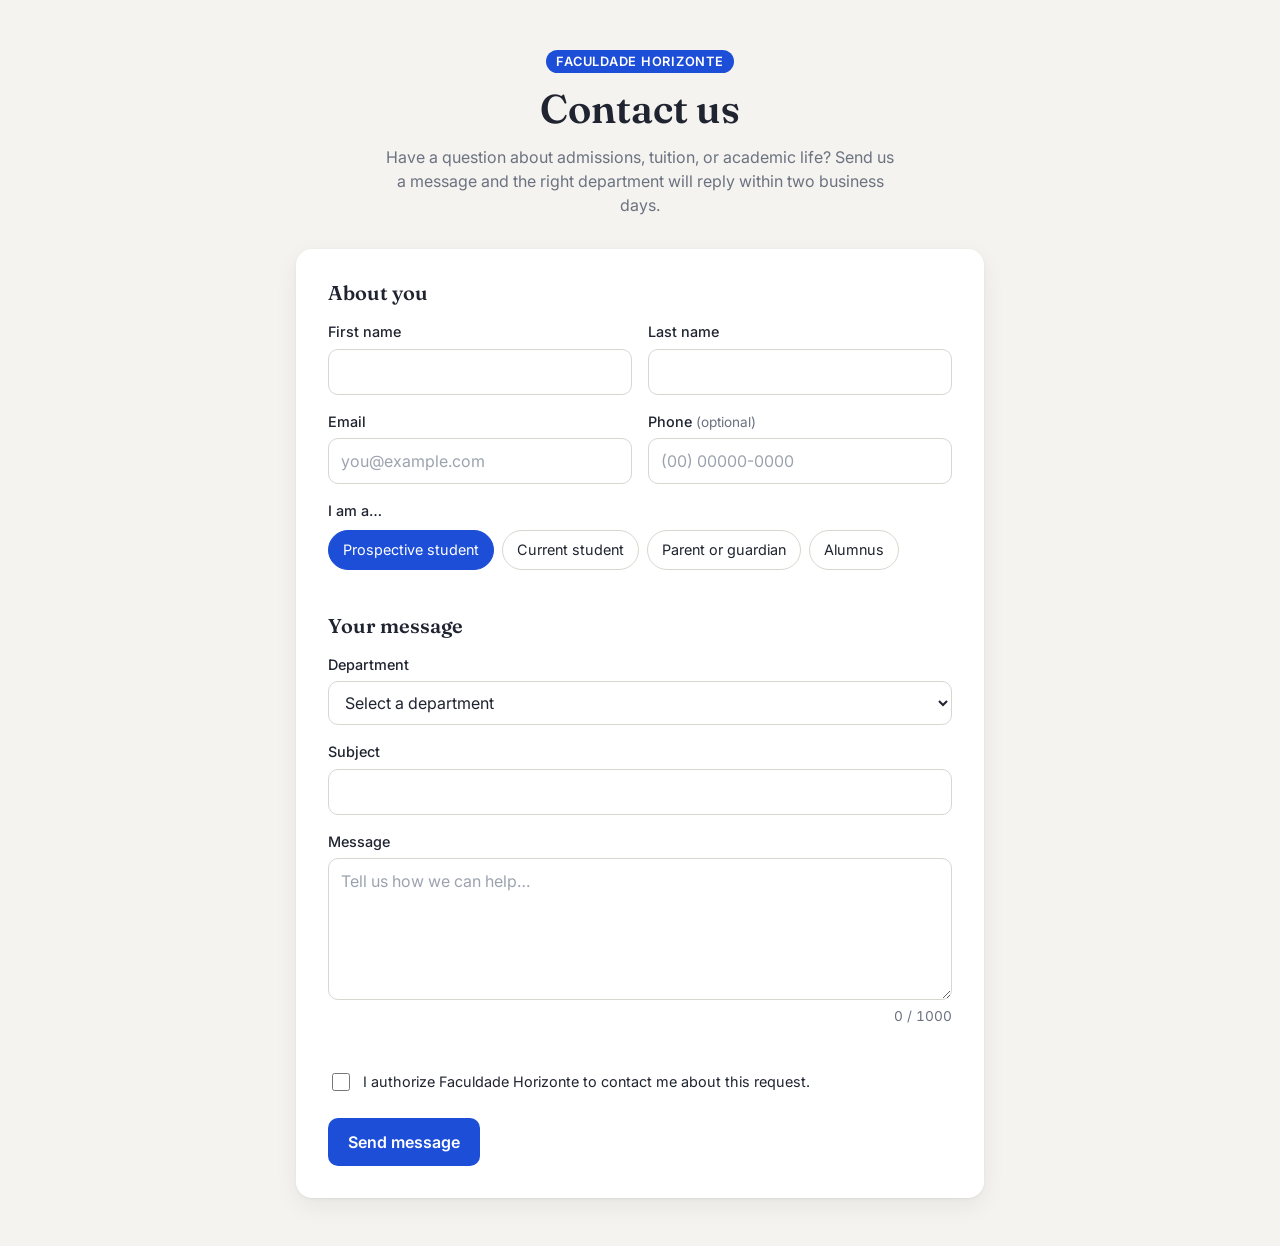
<file: index.html>
<!DOCTYPE html>
<html lang="en">

<head>
  <meta charset="UTF-8">
  <meta name="viewport" content="width=device-width, initial-scale=1.0">
  <meta name="description" content="Contact Faculdade Horizonte: admissions and enrollment, tuition and scholarships, registrar's office, internships and careers, and IT support.">
  <meta name="color-scheme" content="light dark">
  <title>Contact Us — Faculdade Horizonte</title>
  <link rel="preconnect" href="https://fonts.googleapis.com">
  <link rel="preconnect" href="https://fonts.gstatic.com" crossorigin>
  <link
    href="https://fonts.googleapis.com/css2?family=Fraunces:opsz,wght@9..144,600&family=Inter:wght@400;500;600&display=swap"
    rel="stylesheet">
  <link rel="stylesheet" href="css/styles.css">
  <script src="js/main.js" defer></script>
</head>

<body>
  <main class="page">
    <header class="intro">
      <p class="badge">Faculdade Horizonte</p>
      <h1>Contact us</h1>
      <p>Have a question about admissions, tuition, or academic life? Send us a message and the right department will reply within two business days.</p>
    </header>

    <form class="card" id="contact-form" action="thank-you.html" method="post">
      <fieldset>
        <legend>About you</legend>

        <div class="row">
          <div class="field">
            <label for="firstName">First name</label>
            <input type="text" id="firstName" name="firstName" autocomplete="given-name"
              aria-describedby="first-name-error" required>
            <small class="error" id="first-name-error">Please enter your first name.</small>
          </div>
          <div class="field">
            <label for="lastName">Last name</label>
            <input type="text" id="lastName" name="lastName" autocomplete="family-name"
              aria-describedby="last-name-error" required>
            <small class="error" id="last-name-error">Please enter your last name.</small>
          </div>
        </div>

        <div class="row">
          <div class="field">
            <label for="email">Email</label>
            <input type="email" id="email" name="email" autocomplete="email" placeholder="you@example.com"
              aria-describedby="email-error" required>
            <small class="error" id="email-error">Please enter a valid email address.</small>
          </div>
          <div class="field">
            <label for="phone">Phone <span class="optional">(optional)</span></label>
            <input type="tel" id="phone" name="phone" autocomplete="tel" inputmode="numeric"
              placeholder="(00) 00000-0000">
          </div>
        </div>

        <fieldset class="field">
          <legend class="field-label">I am a…</legend>
          <div class="options">
            <label class="option">
              <input type="radio" name="role" value="prospective-student" required checked>
              <span>Prospective student</span>
            </label>
            <label class="option">
              <input type="radio" name="role" value="current-student">
              <span>Current student</span>
            </label>
            <label class="option">
              <input type="radio" name="role" value="parent-guardian">
              <span>Parent or guardian</span>
            </label>
            <label class="option">
              <input type="radio" name="role" value="alumnus">
              <span>Alumnus</span>
            </label>
          </div>
        </fieldset>
      </fieldset>

      <fieldset>
        <legend>Your message</legend>

        <div class="field">
          <label for="department">Department</label>
          <select id="department" name="department" aria-describedby="department-error" required>
            <option value="" disabled selected>Select a department</option>
            <option value="admissions">Admissions and enrollment</option>
            <option value="tuition">Tuition and scholarships</option>
            <option value="registrar">Registrar's office</option>
            <option value="internships-careers">Internships and careers</option>
            <option value="it-support">IT support</option>
            <option value="other">Other</option>
          </select>
          <small class="error" id="department-error">Please select a department.</small>
        </div>

        <div class="field">
          <label for="subject">Subject</label>
          <input type="text" id="subject" name="subject" maxlength="100" aria-describedby="subject-error" required>
          <small class="error" id="subject-error">Please enter a subject.</small>
        </div>

        <div class="field">
          <label for="message">Message</label>
          <textarea id="message" name="message" rows="5" minlength="20" maxlength="1000"
            placeholder="Tell us how we can help…" aria-describedby="message-error counter" required></textarea>
          <small class="error" id="message-error">Please write at least 20 characters.</small>
          <small class="counter" id="counter" aria-live="polite">0 / 1000</small>
        </div>
      </fieldset>

      <label class="consent">
        <input type="checkbox" name="consent" required>
        <span>I authorize Faculdade Horizonte to contact me about this request.</span>
      </label>

      <button type="submit">Send message</button>
    </form>
  </main>
</body>

</html>
</file>
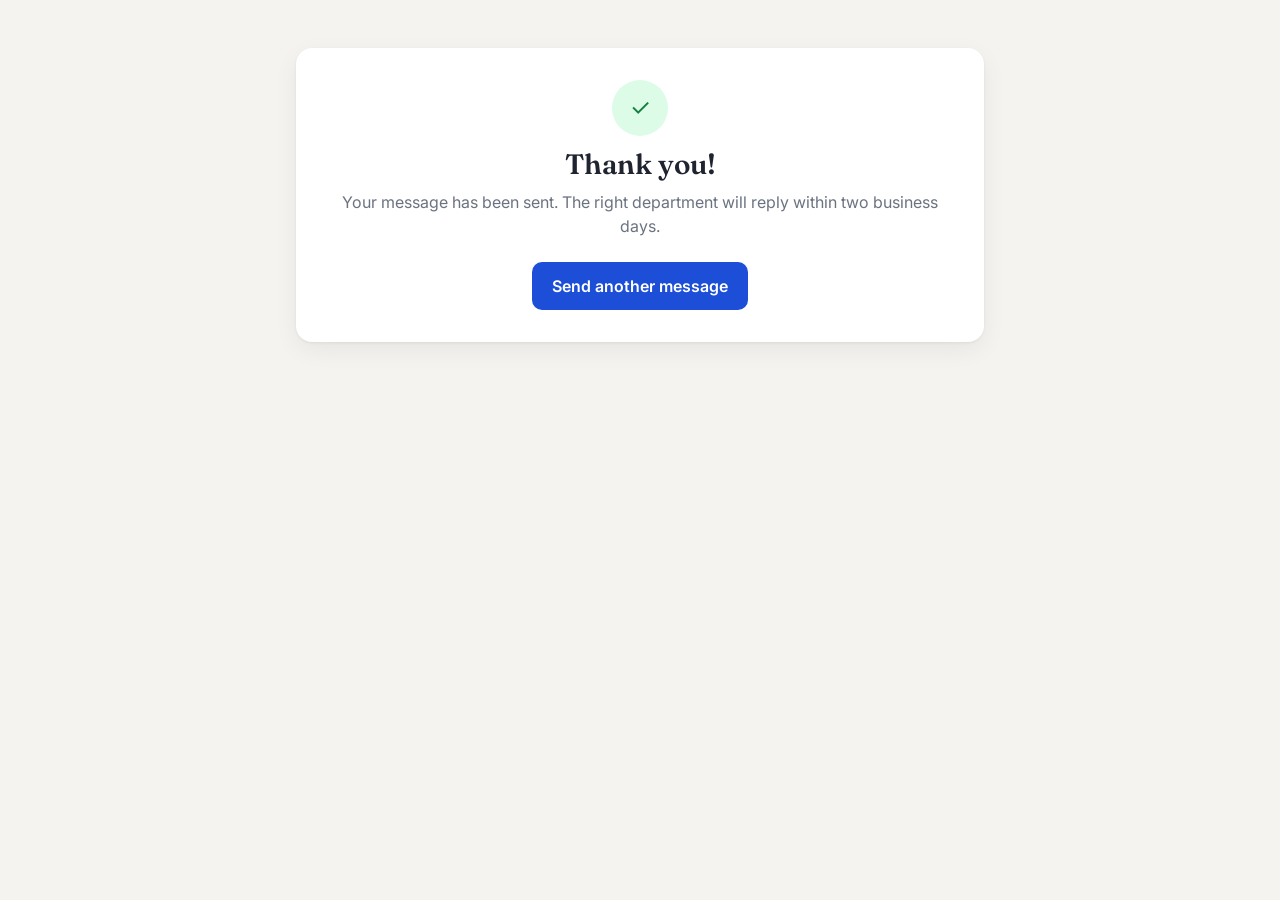
<file: thank-you.html>
<!DOCTYPE html>
<html lang="en">

<head>
  <meta charset="UTF-8">
  <meta name="viewport" content="width=device-width, initial-scale=1.0">
  <meta name="robots" content="noindex">
  <meta name="color-scheme" content="light dark">
  <title>Message Sent — Faculdade Horizonte</title>
  <link rel="preconnect" href="https://fonts.googleapis.com">
  <link rel="preconnect" href="https://fonts.gstatic.com" crossorigin>
  <link
    href="https://fonts.googleapis.com/css2?family=Fraunces:opsz,wght@9..144,600&family=Inter:wght@400;500;600&display=swap"
    rel="stylesheet">
  <link rel="stylesheet" href="css/styles.css">
  <script src="js/main.js" defer></script>
</head>

<body>
  <main class="page">
    <section class="card success" role="status" aria-labelledby="success-title">
      <div class="success-icon" aria-hidden="true">✓</div>
      <h1 id="success-title">Thank you<span id="success-name"></span>!</h1>
      <p>Your message has been sent. The right department will reply within two business days.</p>
      <a class="button-link" href="index.html">Send another message</a>
    </section>
  </main>
</body>

</html>
</file>
<file: css/styles.css>
:root {
    color-scheme: light;
    --background: #f5f3ef;
    --card-background: #ffffff;
    --field-background: #ffffff;
    --text: #1f2430;
    --muted-text: #6b7280;
    --hint-text: #9ca3af;
    --border: #d9d6cf;
    --border-hover: #b8b4aa;
    --primary: #1d4ed8;
    --on-primary: #ffffff;
    --error: #b42318;
    --success-background: #dcfce7;
    --success-text: #15803d;
    --shadow: 0 1px 3px rgb(0 0 0 / .06), 0 8px 24px rgb(0 0 0 / .06);
    --radius: 10px;
    --transition-speed: .15s;
}

@media (prefers-color-scheme: dark) {
    :root {
        color-scheme: dark;
        --background: #12141a;
        --card-background: #1b1e26;
        --field-background: #12141a;
        --text: #e8e9ed;
        --muted-text: #9aa1ad;
        --hint-text: #6b7280;
        --border: #343844;
        --border-hover: #4b5060;
        --primary: #5b8cff;
        --on-primary: #0b1020;
        --error: #f97066;
        --success-background: #14532d;
        --success-text: #86efac;
        --shadow: 0 1px 3px rgb(0 0 0 / .4), 0 8px 24px rgb(0 0 0 / .3);
    }
}

*,
*::before,
*::after {
    box-sizing: border-box;
}

body {
    margin: 0;
    font-family: "Inter", system-ui, sans-serif;
    background: var(--background);
    color: var(--text);
    line-height: 1.5;
    -webkit-font-smoothing: antialiased;
}

h1,
h2,
legend {
    font-family: "Fraunces", Georgia, serif;
    font-weight: 600;
    line-height: 1.2;
}

h1 {
    font-size: clamp(1.75rem, 1.2rem + 2vw, 2.5rem);
    margin: 0 0 12px;
}

.page {
    max-width: 720px;
    margin: 0 auto;
    padding: 48px 16px;
}

.intro {
    text-align: center;
    margin-bottom: 32px;
}

.intro p {
    max-width: 52ch;
    margin: 0 auto;
    color: var(--muted-text);
}

.intro .badge {
    display: inline-block;
    margin-bottom: 12px;
    padding: 2px 10px;
    border-radius: 999px;
    background: var(--primary);
    color: var(--on-primary);
    font-size: .8rem;
    font-weight: 600;
    letter-spacing: .06em;
    text-transform: uppercase;
}

.card {
    background: var(--card-background);
    border-radius: 16px;
    padding: 32px;
    box-shadow: var(--shadow);
}

fieldset {
    border: 0;
    padding: 0;
    margin: 0 0 28px;
    min-width: 0;
}

legend {
    padding: 0;
    font-size: 1.25rem;
    margin-bottom: 16px;
}

.row {
    display: grid;
    grid-template-columns: 1fr 1fr;
    gap: 16px;
}

.field {
    display: flex;
    flex-direction: column;
    gap: 6px;
    margin-bottom: 16px;
}

label,
.field-label {
    font-weight: 500;
    font-size: .9rem;
}

legend.field-label {
    font-family: inherit;
    line-height: 1.5;
    margin-bottom: 8px;
}

.optional,
.counter {
    color: var(--muted-text);
    font-weight: 400;
    font-size: .85rem;
}

.counter {
    align-self: flex-end;
    font-variant-numeric: tabular-nums;
}

input,
select,
textarea {
    width: 100%;
    font: inherit;
    color: inherit;
    padding: 10px 12px;
    border: 1px solid var(--border);
    border-radius: var(--radius);
    background: var(--field-background);
    transition: border-color var(--transition-speed);
}

textarea {
    resize: vertical;
    min-height: 120px;
}

input:hover,
select:hover,
textarea:hover {
    border-color: var(--border-hover);
}

input:focus-visible,
select:focus-visible,
textarea:focus-visible {
    outline: 2px solid var(--primary);
    outline-offset: 1px;
    border-color: var(--primary);
}

::placeholder {
    color: var(--hint-text);
}

.error {
    display: none;
    color: var(--error);
    font-size: .85rem;
}

:is(input, select, textarea):user-invalid {
    border-color: var(--error);
}

:is(input, select, textarea):user-invalid ~ .error {
    display: block;
}

.options {
    display: flex;
    flex-wrap: wrap;
    gap: 8px;
}

.option {
    position: relative;
}

.option input {
    position: absolute;
    opacity: 0;
    width: 1px;
    height: 1px;
}

.option span {
    display: inline-block;
    padding: 8px 14px;
    border: 1px solid var(--border);
    border-radius: 999px;
    font-weight: 400;
    cursor: pointer;
    transition: background var(--transition-speed), border-color var(--transition-speed), color var(--transition-speed);
}

.option span:hover {
    border-color: var(--primary);
}

.option input:checked + span {
    background: var(--primary);
    border-color: var(--primary);
    color: var(--on-primary);
}

.option input:focus-visible + span {
    outline: 2px solid var(--primary);
    outline-offset: 2px;
}

.consent {
    display: flex;
    gap: 10px;
    align-items: flex-start;
    font-weight: 400;
    margin-bottom: 24px;
    cursor: pointer;
}

.consent input {
    width: 18px;
    height: 18px;
    margin-top: 2px;
    flex-shrink: 0;
    accent-color: var(--primary);
}

button,
.button-link {
    display: inline-block;
    text-decoration: none;
    font: inherit;
    font-weight: 600;
    padding: 12px 20px;
    border: 0;
    border-radius: var(--radius);
    background: var(--primary);
    color: var(--on-primary);
    cursor: pointer;
    transition: filter var(--transition-speed), transform var(--transition-speed);
}

button:hover,
.button-link:hover {
    filter: brightness(1.1);
}

button:active,
.button-link:active {
    transform: translateY(1px);
}

button:focus-visible,
.button-link:focus-visible {
    outline: 2px solid var(--primary);
    outline-offset: 2px;
}

button:disabled {
    cursor: progress;
    opacity: .7;
    filter: none;
    transform: none;
}

.success {
    text-align: center;
}

.success-icon {
    width: 56px;
    height: 56px;
    margin: 0 auto 12px;
    display: grid;
    place-items: center;
    border-radius: 50%;
    background: var(--success-background);
    color: var(--success-text);
    font-size: 1.5rem;
}

.success h1 {
    font-size: 1.75rem;
    margin: 0 0 8px;
}

.success p {
    color: var(--muted-text);
    margin: 0 0 24px;
}

@media (max-width: 560px) {
    .page {
        padding-block: 32px;
    }

    .card {
        padding: 24px 20px;
    }

    .row {
        grid-template-columns: 1fr;
        gap: 0;
    }

    button,
    .button-link {
        width: 100%;
    }
}

@media (prefers-reduced-motion: reduce) {
    *,
    *::before,
    *::after {
        transition: none !important;
    }
}
</file>
